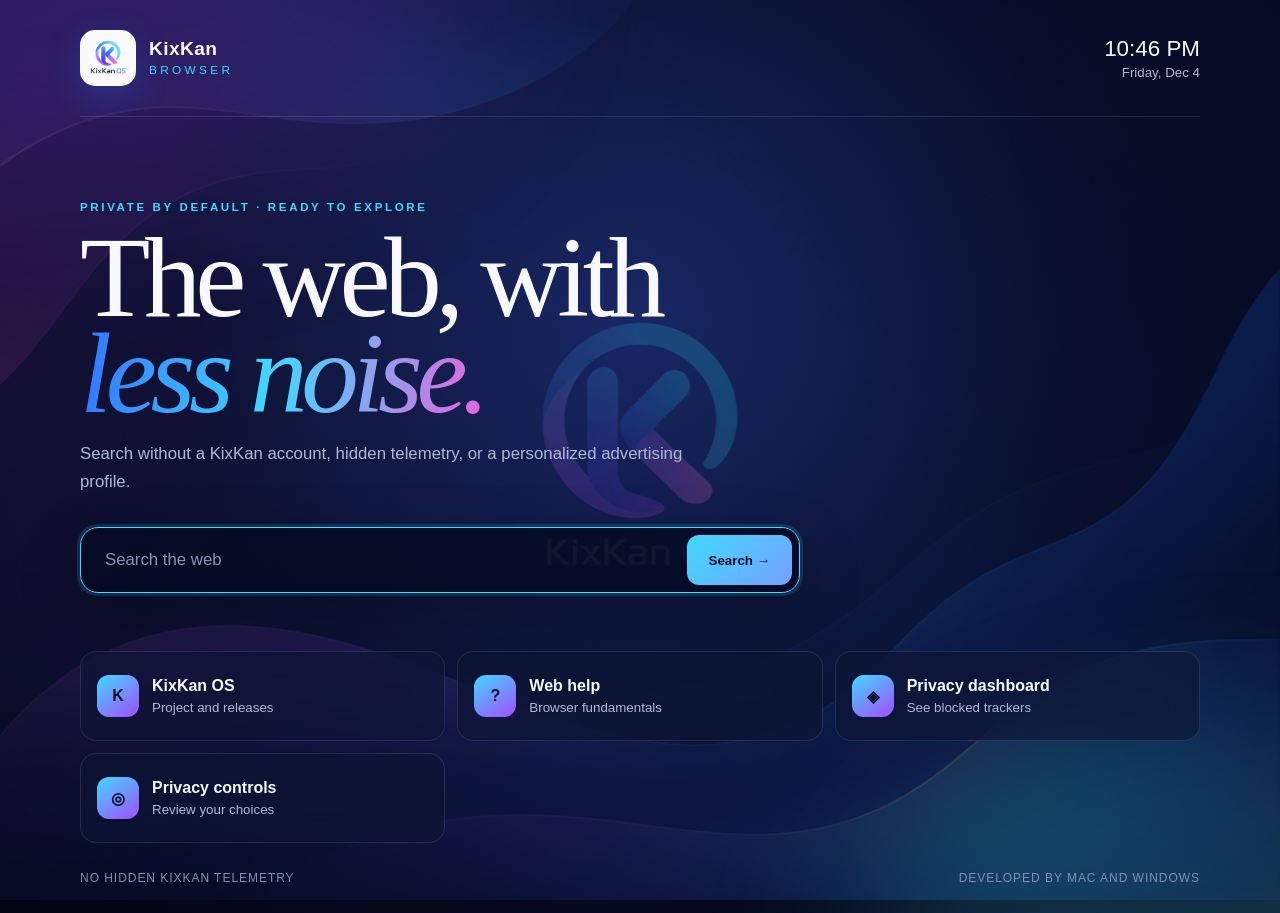
<file: extension/start/index.html>
<!doctype html>
<html lang="en">
<head>
  <meta charset="utf-8">
  <meta name="viewport" content="width=device-width, initial-scale=1">
  <meta name="color-scheme" content="dark">
  <meta name="referrer" content="no-referrer">
  <title>KixKan Start</title>
  <link rel="stylesheet" href="styles.css">
</head>
<body>
  <div class="aurora aurora-one" aria-hidden="true"></div>
  <div class="aurora aurora-two" aria-hidden="true"></div>
  <main>
    <header class="masthead">
      <div class="brand">
        <img src="assets/kixkan-logo.png" alt="" width="56" height="56">
        <div><strong>KixKan</strong><span>Browser</span></div>
      </div>
      <div class="local-time" aria-live="polite"><span id="time">--:--</span><small id="date">Local time</small></div>
    </header>

    <section class="hero" aria-labelledby="headline">
      <p class="eyebrow">PRIVATE BY DEFAULT · READY TO EXPLORE</p>
      <h1 id="headline">The web, with<br><em>less noise.</em></h1>
      <p class="lede">Search without a KixKan account, hidden telemetry, or a personalized advertising profile.</p>
      <form class="search" action="https://duckduckgo.com/" method="get">
        <label class="sr-only" for="search-query">Search the web with DuckDuckGo</label>
        <input id="search-query" name="q" type="search" autocomplete="off" spellcheck="false" placeholder="Search the web" autofocus>
        <button type="submit">Search <span aria-hidden="true">→</span></button>
      </form>
    </section>

    <section class="launchpad" aria-label="Bookmarks">
      <a href="https://github.com/Kix-Kan/KixKan-OS"><span class="tile-icon">K</span><span><strong>KixKan OS</strong><small>Project and releases</small></span></a>
      <a href="https://support.mozilla.org/"><span class="tile-icon">?</span><span><strong>Web help</strong><small>Browser fundamentals</small></span></a>
      <a href="about:protections"><span class="tile-icon">◈</span><span><strong>Privacy dashboard</strong><small>See blocked trackers</small></span></a>
      <a href="about:preferences#privacy"><span class="tile-icon">◎</span><span><strong>Privacy controls</strong><small>Review your choices</small></span></a>
    </section>

    <footer><span>No hidden KixKan telemetry</span><span>Developed by Mac and Windows</span></footer>
  </main>
  <script src="start.js"></script>
</body>
</html>
</file>
<file: extension/start/styles.css>
:root {
  --ink: #f7f9ff;
  --muted: #aeb9d7;
  --cyan: #42d8ff;
  --blue: #3274ff;
  --violet: #a24cff;
  --night: #070b22;
  --panel: rgba(13, 21, 53, .62);
  font-family: "Avenir Next", "Century Gothic", "Trebuchet MS", sans-serif;
}
* { box-sizing: border-box; }
body { margin: 0; min-height: 100vh; overflow-x: hidden; color: var(--ink); background: radial-gradient(circle at 50% 35%, #16245b 0, var(--night) 52%, #030513 100%); }
body::after { content: ""; position: fixed; inset: 0; pointer-events: none; opacity: .22; background-image: url("assets/kixkan-wallpaper.png"); background-size: cover; background-position: center; mix-blend-mode: screen; }
.aurora { position: fixed; width: 50rem; height: 28rem; filter: blur(90px); border-radius: 50%; opacity: .2; pointer-events: none; }
.aurora-one { left: -20rem; top: -16rem; background: var(--violet); }
.aurora-two { right: -24rem; bottom: -18rem; background: var(--cyan); }
main { position: relative; z-index: 1; width: min(1120px, calc(100% - 48px)); min-height: 100vh; margin: auto; display: grid; grid-template-rows: auto 1fr auto auto; }
.masthead { display: flex; align-items: center; justify-content: space-between; padding: 30px 0; border-bottom: 1px solid rgba(255,255,255,.12); }
.brand { display: flex; gap: 13px; align-items: center; }
.brand img { border-radius: 15px; box-shadow: 0 10px 32px rgba(50,116,255,.25); }
.brand div { display: grid; line-height: 1; }
.brand strong { font-size: 1.2rem; letter-spacing: .02em; }
.brand span { color: var(--cyan); font-size: .74rem; letter-spacing: .28em; text-transform: uppercase; margin-top: 6px; }
.local-time { display: grid; text-align: right; }
.local-time span { font-size: 1.4rem; font-variant-numeric: tabular-nums; }
.local-time small { color: var(--muted); margin-top: 3px; }
.hero { align-self: center; padding: 72px 0 58px; max-width: 820px; }
.eyebrow { color: var(--cyan); font-size: .72rem; letter-spacing: .23em; font-weight: 800; }
h1 { margin: 16px 0 18px; font-family: Georgia, "Times New Roman", serif; font-size: clamp(4rem, 9vw, 7.4rem); font-weight: 400; line-height: .84; letter-spacing: -.055em; }
h1 em { color: transparent; font-style: italic; background: linear-gradient(95deg, var(--blue), var(--cyan) 48%, #e762dc); background-clip: text; }
.lede { max-width: 610px; color: var(--muted); line-height: 1.65; font-size: 1.05rem; }
.search { display: flex; max-width: 720px; margin-top: 32px; border: 1px solid rgba(114,185,255,.34); border-radius: 18px; padding: 7px; background: rgba(5,10,32,.78); box-shadow: 0 22px 60px rgba(0,0,0,.28); }
.search:focus-within { border-color: var(--cyan); box-shadow: 0 0 0 3px rgba(66,216,255,.15), 0 22px 60px rgba(0,0,0,.28); }
.search input { flex: 1; min-width: 0; border: 0; outline: 0; color: var(--ink); background: transparent; padding: 15px 17px; font: inherit; font-size: 1.05rem; }
.search input::placeholder { color: #8794b9; }
.search button { border: 0; border-radius: 12px; color: #061022; background: linear-gradient(135deg, var(--cyan), #75a0ff); padding: 0 22px; font-weight: 800; cursor: pointer; }
.search button:hover { filter: brightness(1.08); }
.launchpad { display: grid; grid-template-columns: repeat(3, 1fr); gap: 12px; }
.launchpad a { display: flex; align-items: center; gap: 13px; min-height: 90px; padding: 16px; border: 1px solid rgba(255,255,255,.1); border-radius: 16px; color: var(--ink); text-decoration: none; background: var(--panel); backdrop-filter: blur(18px); transition: transform .18s ease, border-color .18s ease; }
.launchpad a:hover { transform: translateY(-3px); border-color: rgba(66,216,255,.55); }
.launchpad span:last-child { display: grid; gap: 5px; }
.launchpad small { color: var(--muted); }
.tile-icon { width: 42px; height: 42px; display: grid; place-items: center; border-radius: 12px; color: #071027; background: linear-gradient(145deg, var(--cyan), var(--violet)); font-weight: 900; }
footer { display: flex; justify-content: space-between; padding: 28px 0; color: #8290b5; font-size: .75rem; letter-spacing: .08em; text-transform: uppercase; }
.sr-only { position: absolute; width: 1px; height: 1px; clip: rect(0,0,0,0); overflow: hidden; }
@media (max-width: 720px) { main { width: min(100% - 28px, 1120px); } .hero { padding-top: 48px; } .launchpad { grid-template-columns: 1fr; } footer { gap: 10px; flex-direction: column; } .local-time { display: none; } }
@media (prefers-reduced-motion: reduce) { * { transition: none !important; } }
</file>
